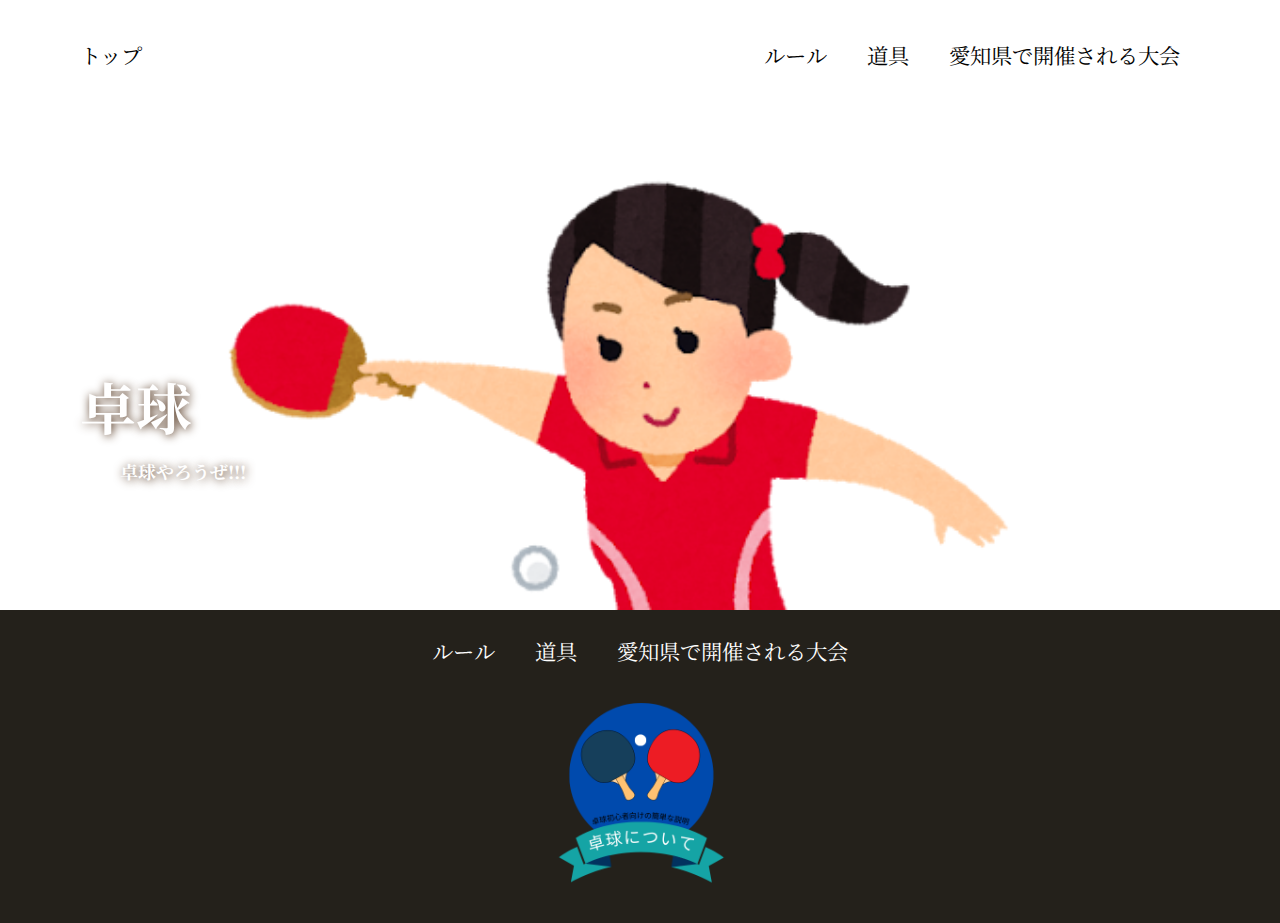
<file: index.html>
<!-- 4月8日(月)研究開発リテラシー -->
<!DOCTYPE html>
<html>
    <!--head ここから-->
    <head>
        <meta charset="UTF-8">
        <title>卓球</title>
        <meta name="description" content="卓球">
        <meta name="viewport" content="width=device-width">
        <link rel="stylesheet" href="css/index.css">
        <link rel="preconnect" href="https://fonts.googleapis.com">
        <script src="https://ajax.googleapis.com/ajax/libs/jquery/1.11.0/jquery.min.js"></script>
        <script src="js/script.js"></script>
        <link rel="preconnect" href="https://fonts.googleapis.com">
        <link rel="preconnect" href="https://fonts.gstatic.com" crossorigin>
        <link href="https://fonts.googleapis.com/css2?family=Noto+Sans+JP:wght@100..900&family=Noto+Serif+JP:wght@200..900&display=swap" rel="stylesheet">
    </head>
 
    <!--head ここまで-->
    <body>
        <!--header ここから-->
        <header class="header">
            <div class="header-inner">
                <a class="header-logo" href="index.html">
                    <ul>
                        <li>トップ</li>
                    </ul>
                </a>
                <button class="toggle-menu-button"></button>
                <div class="header-site-menu">
                    <nav class="site-menu">
                        <ul>
                            <li><a href="concept.html">ルール</a></li>
                            <li><a href="members.html">道具</a></li>
                            <li><a href="access.html">愛知県で開催される大会</a></li>
                        </ul>
                    </nav>
                </div>
            </div>
        </header>
        <!--header ここまで-->
        <!-- main ここから -->
        <main class="main">
            <div class="fade-bg">
                    <div class="fade-bg_inner" id="js-fade-bg_inner">
                        <div class="slideBox">
                                <div class="first-view">
                                    <div class="first-view-text">
                                        <h1>卓球</h1>
                                        <p>卓球やろうぜ!!!</p>
                                    </div>
                                </div>
                            <div class="item1" style="background-image: url(images/index/bg_main.jpg);"></div>
                        </div>
                    </div>
            </div>
        </main>
        <!-- main ここまで -->
        <!-- footer ここから -->
        <footer class="footer">
            <nav class="site-menu">
                <ul>
                    <li><a href="concept.html">ルール</a></li>
                    <li><a href="members.html">道具</a></li>
                    <li><a href="access.html">愛知県で開催される大会</a></li>
                </ul>
            </nav>
            <a class="footer-logo" href="index.html">
                <img src="images/common/table_rogo3.png" alt="ロゴ">
            </a>
        </footer>
        <!-- footer ここまで -->
    </body>
</html>
</file>
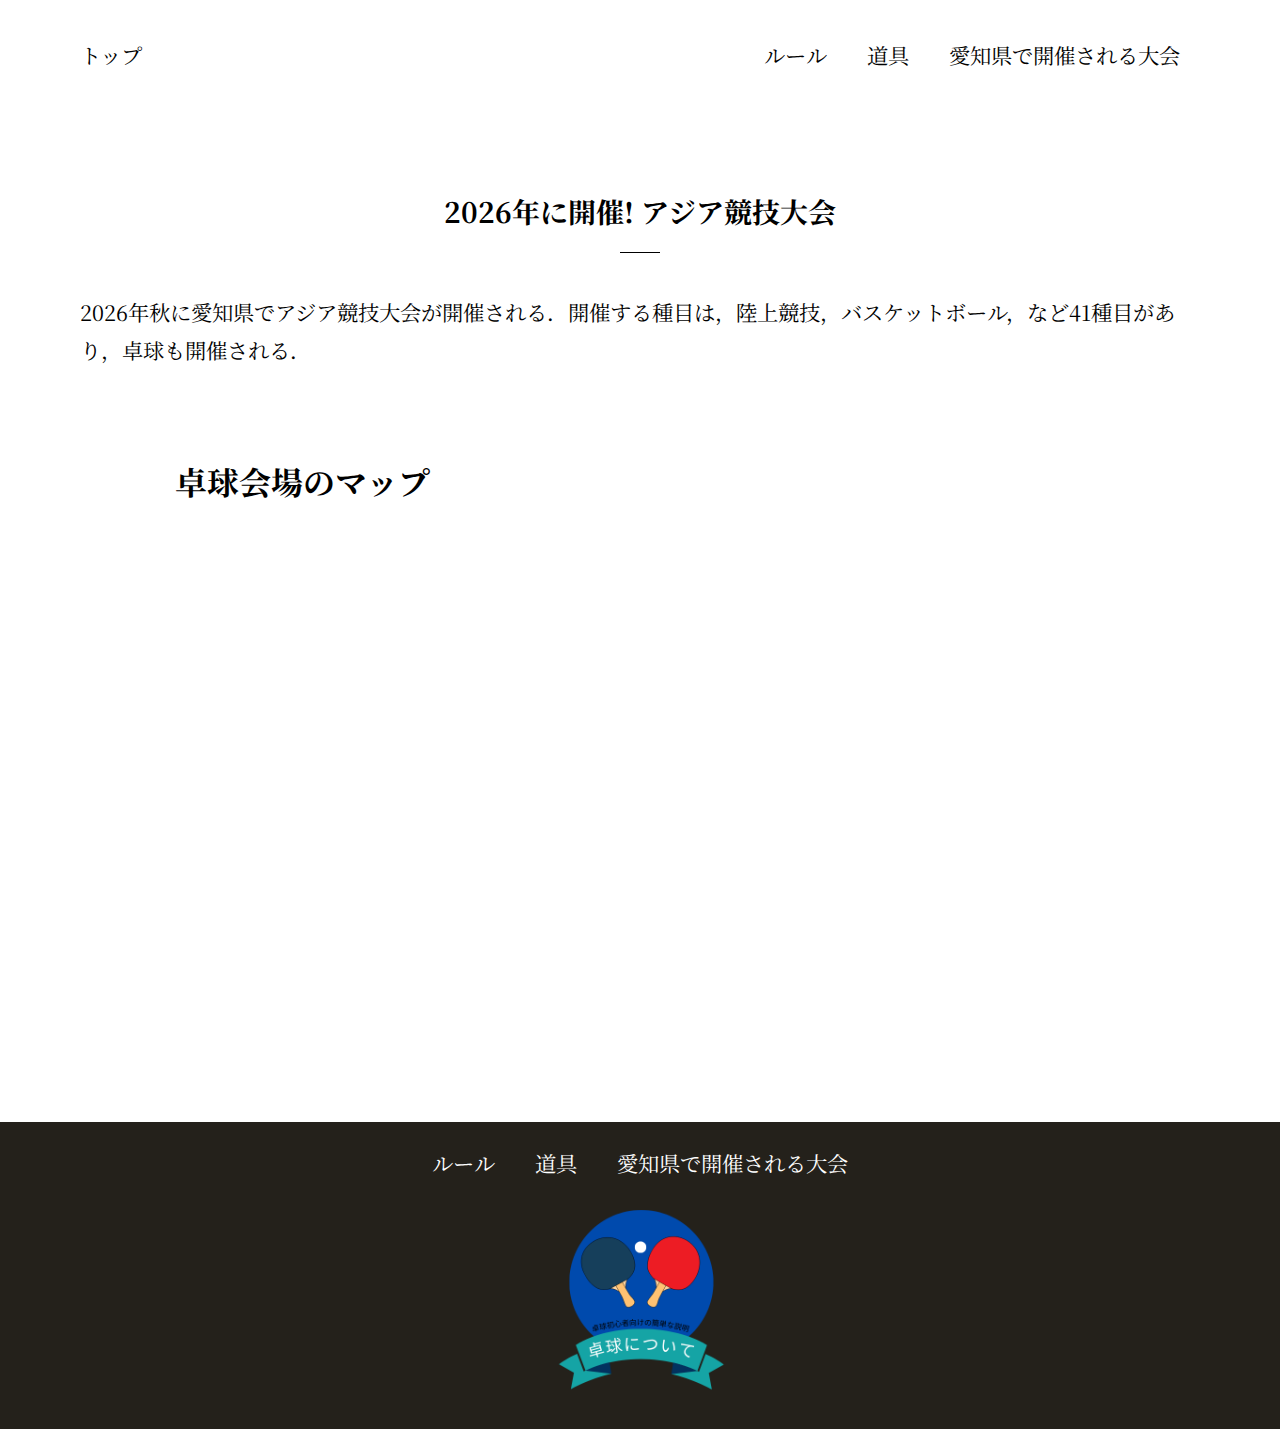
<file: access.html>
<!-- 最終課題研究開発リテラシー -->
<!DOCTYPE html>
<html>
    <!--head ここから-->
    <head>
        <meta charset="UTF-8">
        <title>アジア競技大会</title>
        <meta name="description" content="アジア競技大会">
        <meta name="viewport" content="width=device-width">
        <link rel="stylesheet" href="css/common.css">
        <link rel="stylesheet" href="css/access.css">
        <link rel="preconnect" href="https://fonts.googleapis.com">
        <script src="js/script.js"></script>
        <link rel="preconnect" href="https://fonts.googleapis.com">
        <link rel="preconnect" href="https://fonts.gstatic.com" crossorigin>
        <link href="https://fonts.googleapis.com/css2?family=Noto+Sans+JP:wght@100..900&family=Noto+Serif+JP:wght@200..900&display=swap" rel="stylesheet">
    </head>
    <!--head ここまで-->
    <body>
        <!--header ここから-->
        <header class="header">
            <div class="header-inner">
                <a class="header-logo" href="index.html">
                    <ul>
                        <li>トップ</li>
                    </ul>
                </a>
                <button class="toggle-menu-button"></button>
                <div class="header-site-menu">
                    <nav class="site-menu">
                        <ul>
                            <li><a href="concept.html">ルール</a></li>
                            <li><a href="members.html">道具</a></li>
                            <li><a href="access.html">愛知県で開催される大会</a></li>
                        </ul>
                    </nav>
                </div>
            </div>
        </header>
        <!--header ここまで-->
        <!-- main ここから -->
        <main class="main">
            <section class="section">
                <h2 class="heading-lv2">
                    <span class="heading-lv2__main">2026年に開催! アジア競技大会</span>
                </h2>
                <p>2026年秋に愛知県でアジア競技大会が開催される．開催する種目は，陸上競技，バスケットボール，など41種目があり，卓球も開催される．</p>
            </section>
            <div class="map">
                <h2>卓球会場のマップ</h2>
                <iframe src="https://www.google.com/maps/embed?pb=!1m18!1m12!1m3!1d13059.953947509975!2d137.1471588600295!3d35.08202041458211!2m3!1f0!2f0!3f0!3m2!1i1024!2i768!4f13.1!3m3!1m2!1s0x6004a04511f2501b%3A0x8edd8acdfe649cb1!2z44K544Kr44Kk44Ob44O844Or6LGK55Sw!5e0!3m2!1sja!2sjp!4v1719819421972!5m2!1sja!2sjp" width="600" height="450" style="border:0;" allowfullscreen="" loading="lazy" referrerpolicy="no-referrer-when-downgrade"></iframe>
            </div>
        </main>
        <!-- main ここまで -->
        <!-- footer ここから -->
        <footer class="footer">
            <nav class="site-menu">
                <ul>
                    <li><a href="concept.html">ルール</a></li>
                    <li><a href="members.html">道具</a></li>
                    <li><a href="access.html">愛知県で開催される大会</a></li>
                </ul>
            </nav>
            <a class="footer-logo" href="index.html">
                <img src="images/common/table_rogo3.png" alt="ロゴ">
            </a>
        </footer>
        <!-- footer ここまで -->
    </body>
</html>
</file>
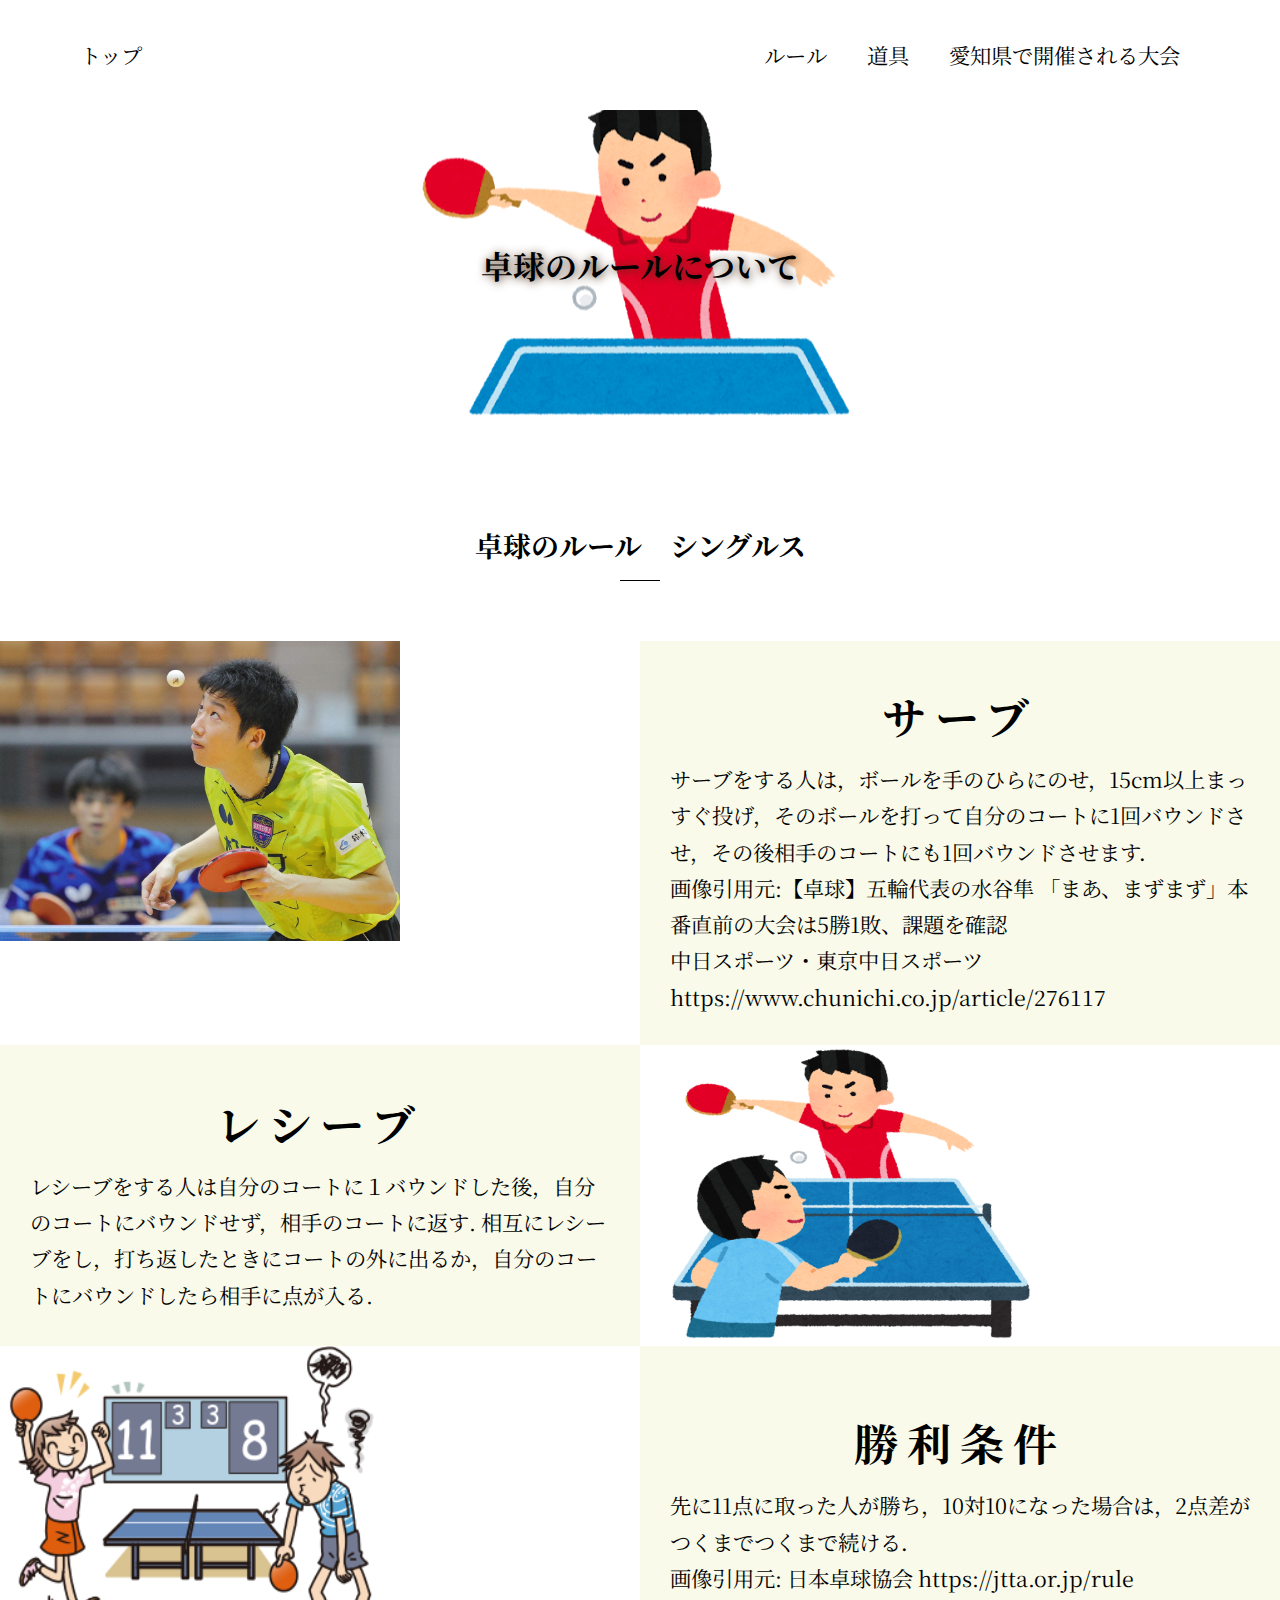
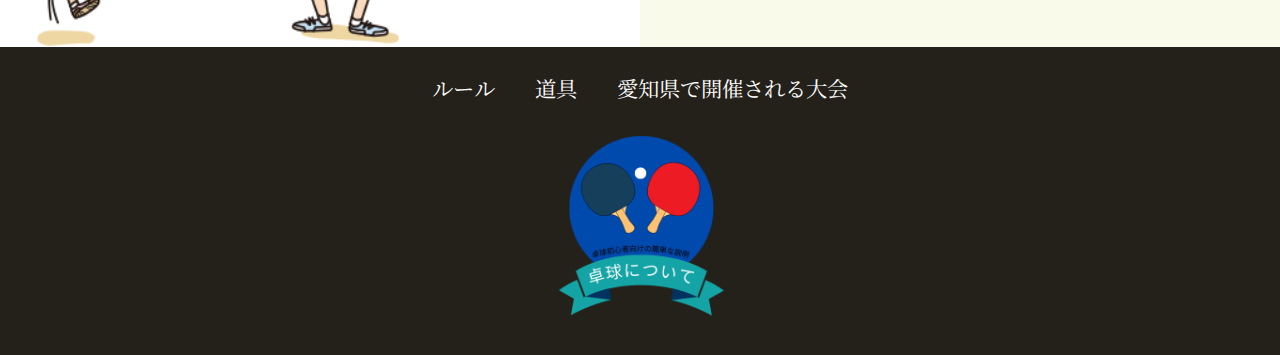
<file: concept.html>
<!-- 4月8日(月)研究開発リテラシー -->
<!DOCTYPE html>
<html>
    <!--head ここから-->
    <head>
        <meta charset="UTF-8">
        <title>卓球のルール</title>
        <meta name="description" content="卓球のルール">
        <meta name="viewport" content="width=device-width">
        <link rel="stylesheet" href="css/common.css">
        <link rel="stylesheet" href="css/concept.css">
        <link rel="preconnect" href="https://fonts.googleapis.com">
        <script src="js/script.js"></script>
        <link rel="preconnect" href="https://fonts.googleapis.com">
        <link rel="preconnect" href="https://fonts.gstatic.com" crossorigin>
        <link href="https://fonts.googleapis.com/css2?family=Noto+Sans+JP:wght@100..900&family=Noto+Serif+JP:wght@200..900&display=swap" rel="stylesheet">
    </head>
    <!--head ここまで-->
    <body>
        <!--header ここから-->
        <header class="header">
            <div class="header-inner">
                <a class="header-logo" href="index.html">
                    <ul>
                        <li>トップ</li>
                    </ul>
                </a>
                <button class="toggle-menu-button"></button>
                <div class="header-site-menu">
                    <nav class="site-menu">
                        <ul>
                            <li><a href="concept.html">ルール</a></li>
                            <li><a href="members.html">道具</a></li>
                            <li><a href="access.html">愛知県で開催される大会</a></li>
                        </ul>
                    </nav>
                </div>
            </div>
        </header>
        <!--header ここまで-->
        <!-- main ここから -->
        <div class="container">
            <div class="title">
                <h1>卓球のルールについて</h1>
            </div>
            <section class="section">
                <h2 class="heading-lv2">
                    <span class="heading-lv2__main">卓球のルール　シングルス</span>
                </h2>
            </section>
            <section class="alternate">
                <div class="alternate__body">
                    <h2 class="alternate__ttl">サーブ</h2>
                    <p class="alternate__txt">サーブをする人は，ボールを手のひらにのせ，15cm以上まっすぐ投げ，そのボールを打って自分のコートに1回バウンドさせ，その後相手のコートにも1回バウンドさせます．
                        <br>画像引用元:【卓球】五輪代表の水谷隼 「まあ、まずまず」本番直前の大会は5勝1敗、課題を確認
                        <br>中日スポーツ・東京中日スポーツ https://www.chunichi.co.jp/article/276117</p>
                </div>
            <figure class="alternate__thumb">
                <img src="images/concept/serve.jpg" alt="サーブ">
            </figure>
            </section>
            
            <section class="alternate _reverse">
            <div class="alternate__body">
                <h2 class="alternate__ttl">レシーブ</h2>
                <p class="alternate__txt">レシーブをする人は自分のコートに１バウンドした後，自分のコートにバウンドせず，相手のコートに返す.
                    相互にレシーブをし，打ち返したときにコートの外に出るか，自分のコートにバウンドしたら相手に点が入る.</p>
            </div>
            <figure class="alternate__thumb">
                <img src="images/concept/sports_takkyu_men.png" alt="レシーブ">
            </figure>
            </section>
            <section class="alternate">
                <div class="alternate__body">
                    <h2 class="alternate__ttl">勝利条件</h2>
                    <p class="alternate__txt">先に11点に取った人が勝ち，10対10になった場合は，2点差がつくまでつくまで続ける．
                        <br>画像引用元: 日本卓球協会 https://jtta.or.jp/rule</p>
                </div>
                <figure class="alternate__thumb">
                    <img src="images/concept/img1_04.png" alt="勝">
                </figure>
            </section>
        <!-- main ここまで -->
        <!-- footer ここから -->
        <footer class="footer">
            <nav class="site-menu">
                <ul>
                    <li><a href="concept.html">ルール</a></li>
                    <li><a href="members.html">道具</a></li>
                    <li><a href="access.html">愛知県で開催される大会</a></li>
                </ul>
            </nav>
            <a class="footer-logo" href="index.html">
                <img src="images/common/table_rogo3.png" alt="ロゴ">
            </a>
        </footer>
        <!-- footer ここまで -->
    </body>
</html>
</file>
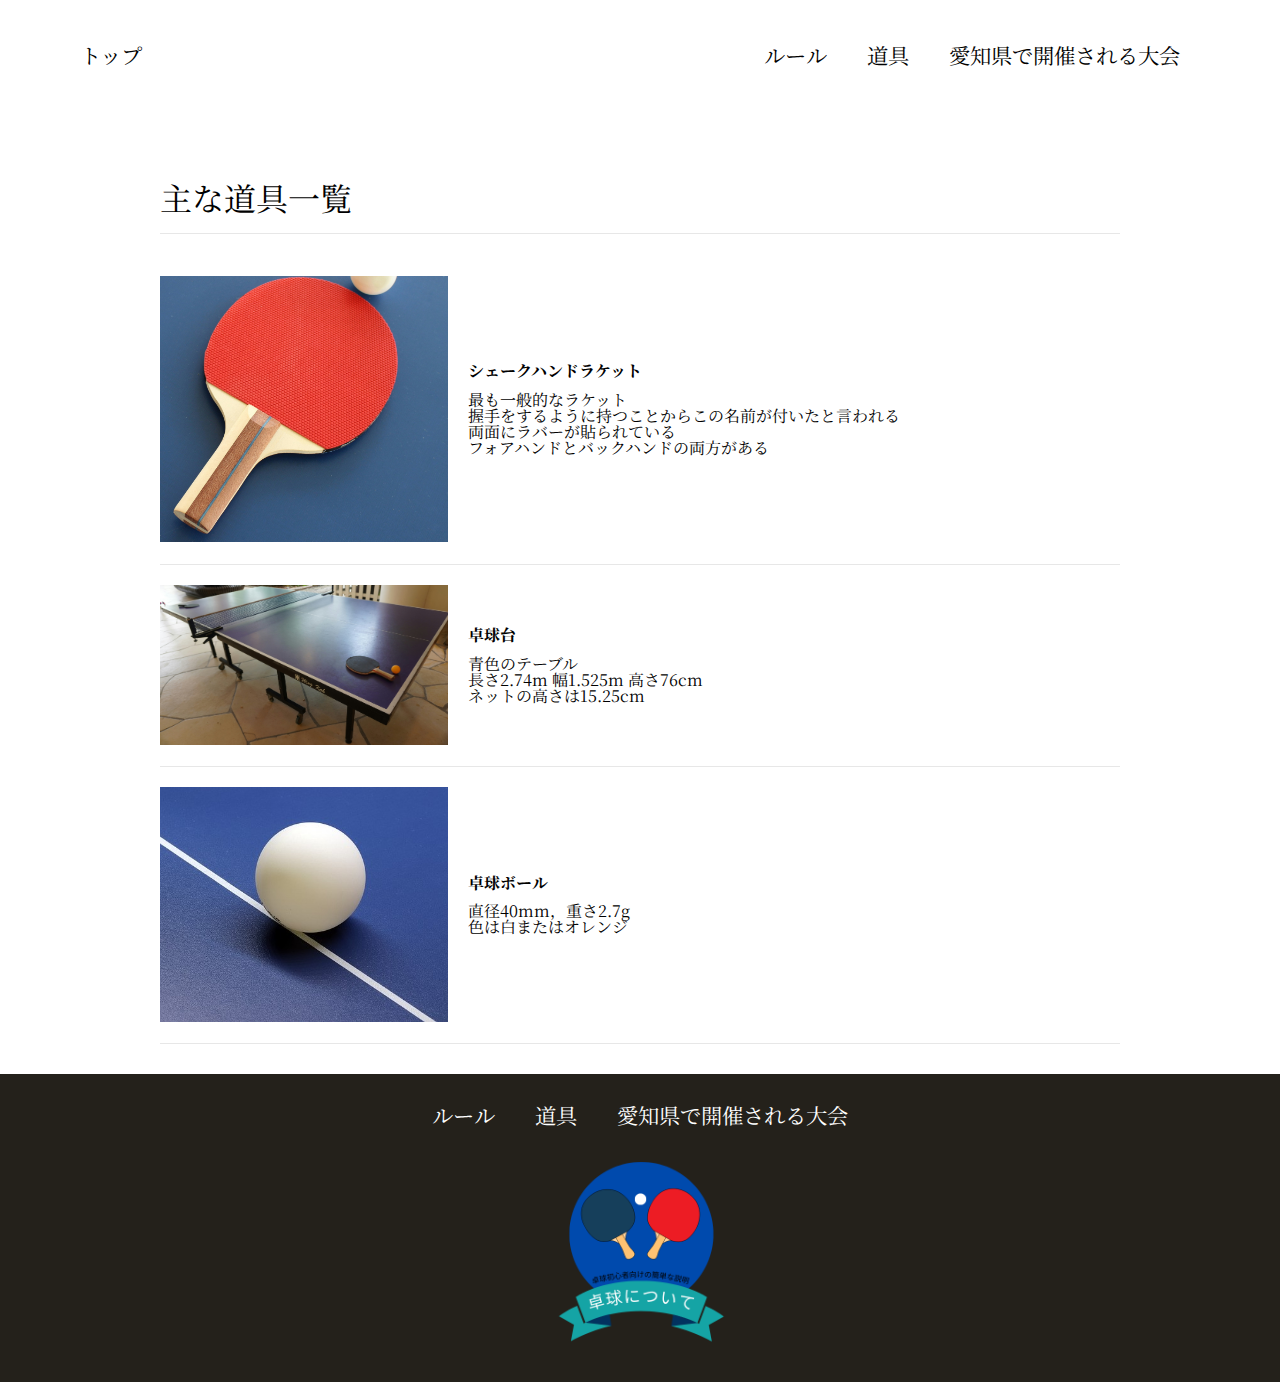
<file: members.html>
<!--研究開発リテラシー最終課題 -->
<!DOCTYPE html>
<html>
    <!--head ここから-->
    <head>
        <meta charset="UTF-8">
        <title>道具</title>
        <meta name="description" content="道具">
        <meta name="viewport" content="width=device-width">
        <link rel="stylesheet" href="css/common.css">
        <link rel="stylesheet" href="css/members.css">
        <link rel="preconnect" href="https://fonts.googleapis.com">
        <script src="js/script.js"></script>
        <link rel="preconnect" href="https://fonts.googleapis.com">
        <link rel="preconnect" href="https://fonts.gstatic.com" crossorigin>
        <link href="https://fonts.googleapis.com/css2?family=Noto+Sans+JP:wght@100..900&family=Noto+Serif+JP:wght@200..900&display=swap" rel="stylesheet">
    </head>
    <!--head ここまで-->

    <body>
        <!--header ここから-->
        <header class="header">
            <div class="header-inner">
                <a class="header-logo" href="index.html">
                    <ul>
                        <li>トップ</li>
                    </ul>
                </a>
                <button class="toggle-menu-button"></button>
                <div class="header-site-menu">
                    <nav class="site-menu">
                        <ul>
                            <li><a href="concept.html">ルール</a></li>
                            <li><a href="members.html">道具</a></li>
                            <li><a href="access.html">愛知県で開催される大会</a></li>
                        </ul>
                    </nav>
                </div>
            </div>
        </header>
        <!--header ここまで-->
        <div class="container">
            <br><h2 class="media">主な道具一覧</h2><br>
            <ul>
                <li>
                    <div class="media">
                        <div class="media__thumb"><img src="images/members/shakehand.jpg" alt="シェークハンド"></div>
                            <div class="media__body">
                                <p class="media__catch">シェークハンドラケット</p>
                                <p class="media__txt">
                                    <ul>
                                        <li>最も一般的なラケット</li>
                                        <li>握手をするように持つことからこの名前が付いたと言われる</li>
                                        <li>両面にラバーが貼られている</li>
                                        <li>フォアハンドとバックハンドの両方がある</li>
                                    </ul>
                                </p>
                            </div>
                    </div>
                </li>
                <!-- <li>
                    <a href="#" class="media">
                    <div class="media__thumb"><img src="images/members/penHorder.jpg" alt="ペンホルダー"></div>
                    <div class="media__body">
                        <p class="media__catch">ペンホルダーラケット</p>
                        <p class="media__txt">
                            <ul>
                                <li>ペンを持つように握るラケット</li>
                                <li>中国式と日本式がある</li>
                            </ul>
                        </p>
                    </div>
                    </a>
                </li> -->
                <!-- <li>
                    <a href="#" class="media">
                    <div class="media__thumb"><img src="images/members/tabletenissRacket2.jpg" alt="ラバー"></div>
                    <div class="media__body">
                        <p class="media__catch">ラバー</p>
                        <p class="media__txt">
                            <ul>
                                <li>卓球ラケットの表面に貼られるもの</li>
                                <li>ボールのスピンやスピードに大きく影響する</li>
                            </ul>
                        </p>
                    </div>
                    </a>
                </li> -->
                <li>
                    <div class="media">
                        <div class="media__thumb"><img src="images/members/tableteniss_table.jpg" alt="卓球台"></div>
                            <div class="media__body">
                                <p class="media__catch">卓球台</p>
                                <p class="media__txt">
                                    <ul>
                                        <li>青色のテーブル</li>
                                        <li>長さ2.74m 幅1.525m 高さ76cm</li>
                                        <li>ネットの高さは15.25cm</li>
                                    </ul>
                                </p>
                            </div>
                    </div>
                </li>
                <li>
                    <div class="media">
                        <div class="media__thumb"><img src="images/members/tableteniss_ball.jpg" alt="卓球ボール"></div>
                            <div class="media__body">
                                <p class="media__catch">卓球ボール</p>
                                <p class="media__txt">
                                    <ul>
                                        <li>直径40mm，重さ2.7g</li>
                                        <li>色は白またはオレンジ</li>
                                    </ul>
                                </p>
                            </div>
                    </div>
                </li>
            </ul>
        </div>
        <!-- footer ここから -->
        <footer class="footer">
            <nav class="site-menu">
                <ul>
                    <li><a href="concept.html">ルール</a></li>
                    <li><a href="members.html">道具</a></li>
                    <li><a href="access.html">愛知県で開催される大会</a></li>
                </ul>
            </nav>
            <a class="footer-logo" href="index.html">
                <img src="images/common/table_rogo3.png" alt="ロゴ">
            </a>
        </footer>
        <!-- footer ここまで -->
    </body>
</html>
</file>
<file: css/index.css>
@charset "utf-8";

.first-view {
    height: calc(100vh - 110px);
    background-image: url(../images/index/takkyu_tabletennis_woman.png);
    background-repeat: no-repeat;
    background-position: center center;
    background-size: contain;
    display: flex;
    align-items: center;
}

.first-view-text {
    width: 100%;
    max-width: 1200px;
    margin-left: auto;
    margin-right: auto;
    padding-left: 40px;
    padding-bottom: 80px;
    color: #ffffff;
    font-weight: bold;
    text-shadow: 1px 1px 10px #4b2c14;
}

.first-view-text h1 {
    font-family: "Noto Serif JP", serif;
    font-size: 56px;
    line-height: 72px;
}

.first-view-text p {
    font-family: "Noto Serif JP", serif;
    font-size: 18px;
    margin-top: 20px;
}

.lead {
    max-width: 1200px;
    margin: 60px auto;
}

*,
::before,
::after {
    padding: 0;
    margin: 0;
    box-sizing: border-box;
}

h4 {
    display: flex;
    align-items: center;
    width: 100%;
    max-width: 1200px;
    margin-left: auto;
    margin-right: auto;
    padding-left: 40px;
    padding-bottom: 80px;
    color: #ffffff;
    font-weight: bold;
    text-shadow: 1px 1px 10px #4b2c14;
    font-family: 'Montserrat', sans-serif;
    font-size: 56px;
    line-height: 72px;
}

p {
    display: flex;
    align-items: center;
    width: 100%;
    max-width: 1200px;
    margin-left: auto;
    margin-right: auto;
    padding-left: 40px;
    padding-bottom: 80px;
    color: #ffffff;
    font-weight: bold;
    text-shadow: 1px 1px 10px #4b2c14;
    font-size: 18px;
    margin-top: 20px;
}

ul, ol {
    list-style: none;
}

a {
    color: inherit;
    text-decoration: none;
}

body {
    font-family: "Noto Serif JP", serif;  
    font-size: 16pt;
    color: #000000;
    line-height: 1;
    background-color: #ffffff;
}

img {
    max-width: 100%;
}

.header-inner {
    font-family: "Noto Serif JP", serif;
    max-width: 1200px;
    height: 110px;
    margin-left: auto;
    margin-right: auto;
    padding-left: 40px;
    padding-right: 40px;
    display: flex;
    justify-content: space-between;
    align-items: center;
}

.toggle-menu-button {
    display: none;
}

.header-logo {
    display: block;
    width: 170px;
}

.site-menu ul {
    display: flex;
}

.site-menu ul li {
    margin-left: 20px;
    margin-right: 20px;
}

.site-menu ul li a {
    font-family: "Noto Serif JP", serif;
    font-optical-sizing: auto;
    font-weight: 400;
    font-style: normal;
}

@media (max-width: 800px) {
    .site-menu ul {
        display: block;
        text-align: center;
    }

    .site-menu li {
        margin-top: 20px;
    }

    .header {
        position: fixed;
        top: 0;
        left: 0;
        right: 0;
        background-color: #ffffff;
        height: 50px;
        z-index: 10;
        box-shadow: 0 3px 6px rgba(0, 0, 0, 0.1);
    }

    .header-inner {
        padding-left: 20px;
        padding-right: 20px;
        height: 100%;
        position: relative;
    }

    .header-logo {
        width: 100px;
    }

    .header-site-menu {
        position: absolute;
        top: 100%;
        left: 0;
        right: 0;
        color: #ffffff;
        background-color: #736e62;
        padding-top: 30px;
        padding-bottom: 50px;
        display: none;
    }

    .header-site-menu.is-show {
        display: block;
    }

    .main {
        padding-top: 50px;
    }

    .footer-logo {
        margin-top: 10px;
    }

    .toggle-menu-button {
        display: block;
        width: 44px;
        height: 34px;
        background-image: url(../images/common/icon-menu.png);
        background-size: 50%;
        background-position: center;
        background-repeat: no-repeat;
        background-color: transparent;
        border: none;
        border-radius: 0;
        outline: none;
    }
}

.footer {
    color: #ffffff;
    background-color: #24211b;
    padding-top: 30px;
    padding-bottom: 15px;
    display: flex;
    flex-direction: column;
    align-items: center;
}

.footer-logo {
    display: block;
    width: 235px;
    margin-top: 10px;
}

/* .copyright {
    font-size: 14pt;
    font-weight: bold;
    margin-top: 90px;
} */

.slideBox {
    height: 500px;
    overflow: hidden;
    position: relative;
  }
  
  /* imgのみ */
  .item1 {
    opacity: 0;
    width: 100%;
    height: 100%;
    object-fit: contain;
    position: absolute;
    left: 0;
    top: 0;
    -webkit-animation: anime 10s 0s infinite;
    animation: anime 20s 0s infinite;
  }
  
  .item1:nth-of-type(2) {
    -webkit-animation-delay: 3s;
    animation-delay: 3s;
  }
  
  /* .item1:nth-of-type(3) {
    -webkit-animation-delay: 10s;
    animation-delay: 20s;
  }
  
  .item1:nth-of-type(4) {
    -webkit-animation-delay: 20s;
    animation-delay: 20s;
  }
  
  /* ふわっとアニメーション */
  @keyframes anime {
    0% {
      opacity: 0;
    }
    20% {
      opacity: 1;
    }
    25% {
      opacity: 1;
    }
    40% {
      opacity: 0;
      z-index: 9;
    }
    100% {
      opacity: 0;
    }
  }
  
  @-webkit-keyframes anime {
    0% {
      opacity: 0;
    }
    20% {
      opacity: 1;
    }
    25% {
      opacity: 1;
    }
    40% {
      opacity: 0;
      z-index: 9;
    }
    100% {
      opacity: 0;
    }
  }
</file>
<file: css/common.css>
@charset "utf-8";
*,
::before,
::after {
    padding: 0;
    margin: 0;
    box-sizing: border-box;
}

ul, ol{
    list-style: none;
}

/* リンクの下線をつけない，文字の色は親要素を継承 */
a {
    color: inherit;
    text-decoration: none;
}

body {
    font-family: "Noto Serif JP", serif;
    font-size: 16pt;
    color: #000000;
    line-height: 1;
    background-color: #ffffff;
}

img {
    max-width: 100%;
}

/* "."はクラスを指定 */
.header-inner {
    font-family: "Noto Serif JP", serif;
    max-width: 1200px;
    height: 110px;
    margin-left: auto;
    margin-right: auto;
    padding-left: 40px;
    padding-right: 40px;
    display: flex;
    justify-content: space-between;
    align-items: center;
}

.toggle-menu-button {
    display: none;
}

.header-logo {
    display: block;
    width: 170px;
}

.site-menu ul {
    display: flex;
}

.site-menu ul li {
    margin-left: 20px;
    margin-right: 20px;
}

.footer {
    color:#ffffff;
    background-color: #24211b;
    padding-top: 30px;
    padding-bottom: 15px;
    display: flex;
    flex-direction: column;
    align-items: center;
}

.footer-logo {
    display: block;
    width: 235px;
    margin-top: 5px;
}

/* // <uniquifier>: Use a unique and descriptive class name
// <weight>: Use a value from 200 to 900 */

.site-menu ul li a {
  font-family: "Noto Serif JP", serif;
  font-optical-sizing: auto;
  font-weight: 400;
  font-style: normal;
}

@media (max-width: 800px) {
    .site-menu ul {
        display: block;
        text-align: center;
    }

    .site-menu li {
        margin-top: 20px;
    }

    /* ヘッダー固定 */
    .header {
        position: fixed;
        top: 0;
        left: 0;
        right: 0;
        background-color: #ffffff;
        height: 50px;
        z-index: 10;
        box-shadow: 0 3px 6px rgba(0, 0, 0 , 0.1);
    }

    .header-inner {
        padding-left: 20px;
        padding-right: 20px;
        height: 100%;
        position: relative;
    }

    .header-logo {
        width: 100px;
    }

    .header-site-menu {
        position: absolute;
        top: 100%;
        left: 0;
        right: 0;
        color: #ffffff;
        background-color: #736e62;
        padding-top: 30px;
        padding-bottom: 30px;
        display: none;
    }

    .header-site-menu.is-show {
        display: block;
    }

    .main {
        padding-top: 50px;
    }

    .footer-logo {
        margin-top: 10px;
    }

    .toggle-menu-button {
        display: block;
        width: 44px;
        height: 34px;
        background-image: url(../images/common/icon-menu.png);
        background-size: 50%;
        background-position: center;
        background-repeat: no-repeat;
        background-color: transparent;
        border: none;
        border-radius: 0;
        outline: none;
    }
}
</file>
<file: css/access.css>
.map {
    font-family: "Noto Serif JP", serif;
    width: 930px;
    max-width: 90%;
    margin-top: 75px;
    margin-left: auto;
    margin-right: auto;
}

.map iframe {
    display: block;
    width: 100%;
    height: 600px;
    margin-top: 25px;
}

@media (max-width: 800px) {
    .map iframe {
        display: block;
        width: 100%;
        height: 300px;
        margin-top: 15px;
        text-align: center;
    }
}

/* 追加 */
.section {
    font-family: "Noto Serif JP", serif;
    padding-top: 80px;
    padding-bottom: 20px;
    line-height: 1.8;
}

.section p {
    max-width: 1200px;
    padding-left: 40px;
    padding-right: 40px;
    margin-left: auto;
    margin-right: auto;
}

.heading-lv2 {
    display: flex;
    flex-direction: column;
    align-items: center;
    margin-bottom: 40px;
    line-height: 1.5;
}
.heading-lv2::after { /*罫線は必須なので親の疑似要素で設定する*/
    display: block;
    content: "";
    display: block;
    width: 40px;
    margin-top: 20px; /*サブタイトルの有無に関わらず罫線上の余白を確保する*/
    border-top: 1px solid;
}
.heading-lv2__main {
    font-size: 28px;
}
</file>
<file: css/concept.css>
.container {
    max-width: 14400px;
}

.container h2 {    
    font-size: 44px;
    font-weight: bold;
    line-height: 30px;
    padding-top: 30px;
}

.container h3 {    
    font-size: 22px;
    font-weight: bold;
    line-height: 30px;
    flex-direction: row;

}
.title {
    height: 310px;
    background-image: url(../images/concept/tableteniss1.png);
    background-repeat: no-repeat;
    background-position: center center;
    background-size: center;
    display: flex;
    flex-direction: column;
    justify-content: center;
    align-items: center;
    text-shadow: 1px 1px 10px #4b2c14;
}

.title h1 {
    font-family: "Noto Serif JP", serif;
    font-size: 32px;
    font-weight: bold;
    color: black;
}

/* .feature {
    display: flex;
    flex-direction: column;
    justify-content: space-between;
    width: 930px;
    max-width: 90%;
    margin-top: 75px;
    margin-left: auto;
    margin-right: auto;
    align-items: flex-start;
}

.feature-text {
    max-width: 500px;
    margin-right: 40px;
}

.feature .image {
    width: 320px;
    margin: 0;
    padding: 0;
    overflow: hidden;
    position: relative;
}
.feature .right {
    margin: 0 0 0 auto;
    padding: 0;
}
.reverse {
    flex-direction: row-reverse;
}

.reverse .feature-text {
    margin-left: 40px;
    margin-right: 0;
}

.feature-text h2 {
    font-size: 22px;
    font-weight: bold;
    line-height: 30px;
}

.feature-text h2::after {
    content: '';
    display: block;
    width: 36px;
    height: 3px;
    background-color: #000000;
    margin-top: 20px;
}

.feature-text p {
    font-size: 15px;
    line-height: 28px;
    margin-top: 25px;
} */

.movie {
    width: 930px;
    max-width: 90%;
    background-color: #f8f8f8;
    padding: 50px 60px;
    margin-top: 55px;
    margin-left: auto;
    margin-right: auto;
}

.movie h2 {
    font-size: 22px;
    font-weight: bold;
    text-align: center;
}

.movie h2::after {
    content: '';
    display: block;
    width: 36px;
    height: 3px;
    background-color: #000000;
    margin-left: auto;
    margin-right: auto;
}

.movie iframe {
    display: block;
    width: 100%;
    height: 450px;
    margin-top: 30px;
}

.movie p {
    font-size: 15px;
    line-height: 28px;
    margin-top: 20px;
}

/* .footer {
    margin-top: 100px;
} */


/*----------------------------------------
Alternate
----------------------------------------*/
.alternate {
    display: flex;
    flex-direction: column-reverse;
}
.alternate__body {
    padding: 30px;
    background: #f9fae9;
    word-wrap: break-word;  
    overflow-wrap: break-word;
}
.alternate__ttl {
    text-align: center;
    font-size: 18px;
    letter-spacing: 0.2em;
}
.alternate__sttl {
    display: block;
    font-size: 10px;
}
.alternate__txt {
    /* margin-top: 100px; */
    line-height: 1.7;
    padding-top: 30px;
}
.alternate__thumb img {
    /* max-width: none;
    width: 100%; */
    width: 400px;
    height: 300px;
}

.alternate-text p {
    font-size: 15px;
    line-height: 28px;
    margin-top: 25px;
}



@media screen and (min-width: 768px),print {
    .alternate {
        flex-direction: row-reverse;
    }
    .alternate__body {
        width: 50%;
        display: flex;
        flex-direction: column;
        justify-content: center;
    }
    .alternate__thumb {
    width: 50%;
    }
    .alternate._reverse {
        flex-direction: row;
    }
}

@media (max-width: 800px) {
    .movie {
        position: relative;
        padding-top: 56.25%;
    }
    .movie iframe {
        position: absolute;
        top: 0;
        left: 0;
        width: 100%;
        height: 100%;
    }
}

/* .media {
    font-family: "Noto Serif JP", serif;
    font-optical-sizing: auto;
    font-weight: 400;
    font-style: normal;

    display: flex;
    align-items: center;
    padding: 20px 0;
    border-bottom: 1px solid #e7e7e7;
    color: inherit;
    text-decoration: none;
    transition: color .3s;
}
.media__thumb {
    position: relative;
    transition: .3s;
    width: 30%;
    margin-right: 20px;
    flex-shrink: 0;
}
.media__body {
    flex-grow: 1;
    font-size: 14px;
}
.media__catch {
    font-weight: bold;
}
.media__txt {
    margin-top: 1em;
    font-size: 0.8em;
} */
/*hover*/
/* .media:hover {
    color: tomato;
}
.media:hover .card__thumb {
    opacity: 0.7;
}
.media._reverse {
    flex-direction: row;
} */
/* @media screen and (min-width: 768px),print {
    .media__body {
        font-size: 16px;
    }
} */

/* 追加 */
.section {
    font-family: "Noto Serif JP", serif;
    padding-top: 80px;
    padding-bottom: 20px;
    line-height: 1.8;
}
.heading-lv2 {
    display: flex;
    flex-direction: column;
    align-items: center;
    margin-bottom: 40px;
    line-height: 1.5;
}
.heading-lv2::after { /*罫線は必須なので親の疑似要素で設定する*/
    display: block;
    content: "";
    display: block;
    width: 40px;
    margin-top: 20px; /*サブタイトルの有無に関わらず罫線上の余白を確保する*/
    border-top: 1px solid;
}
.heading-lv2__main {
    font-size: 28px;
}
</file>
<file: css/members.css>
.container {
    max-width: 1000px;
    margin: 30px auto;
    padding: 0 20px;
}
  

/*----------------------------------------
    Media
----------------------------------------*/
.media {
    /* font-family: 'Montserrat', sans-serif; */
    font-family: "Noto Serif JP", serif;
    font-optical-sizing: auto;
    font-weight: 400;
    font-style: normal;

    display: flex;
    align-items: center;
    padding: 20px 0;
    border-bottom: 1px solid #e7e7e7;
    color: inherit;
    text-decoration: none;
    transition: color .3s;
}
.media__thumb {
    position: relative;
    transition: .3s;
    width: 30%;
    margin-right: 20px;
    flex-shrink: 0;
}
.media__body {
    flex-grow: 1;
    font-size: 14px;
    /* background: #e7e7e7; */
}
.media__catch {
    font-weight: bold;
}
.media__txt {
    margin-top: 1em;
    font-size: 0.8em;
}

@media screen and (min-width: 768px),print {
    .media__body {
        font-size: 16px;
    }
}
</file>
